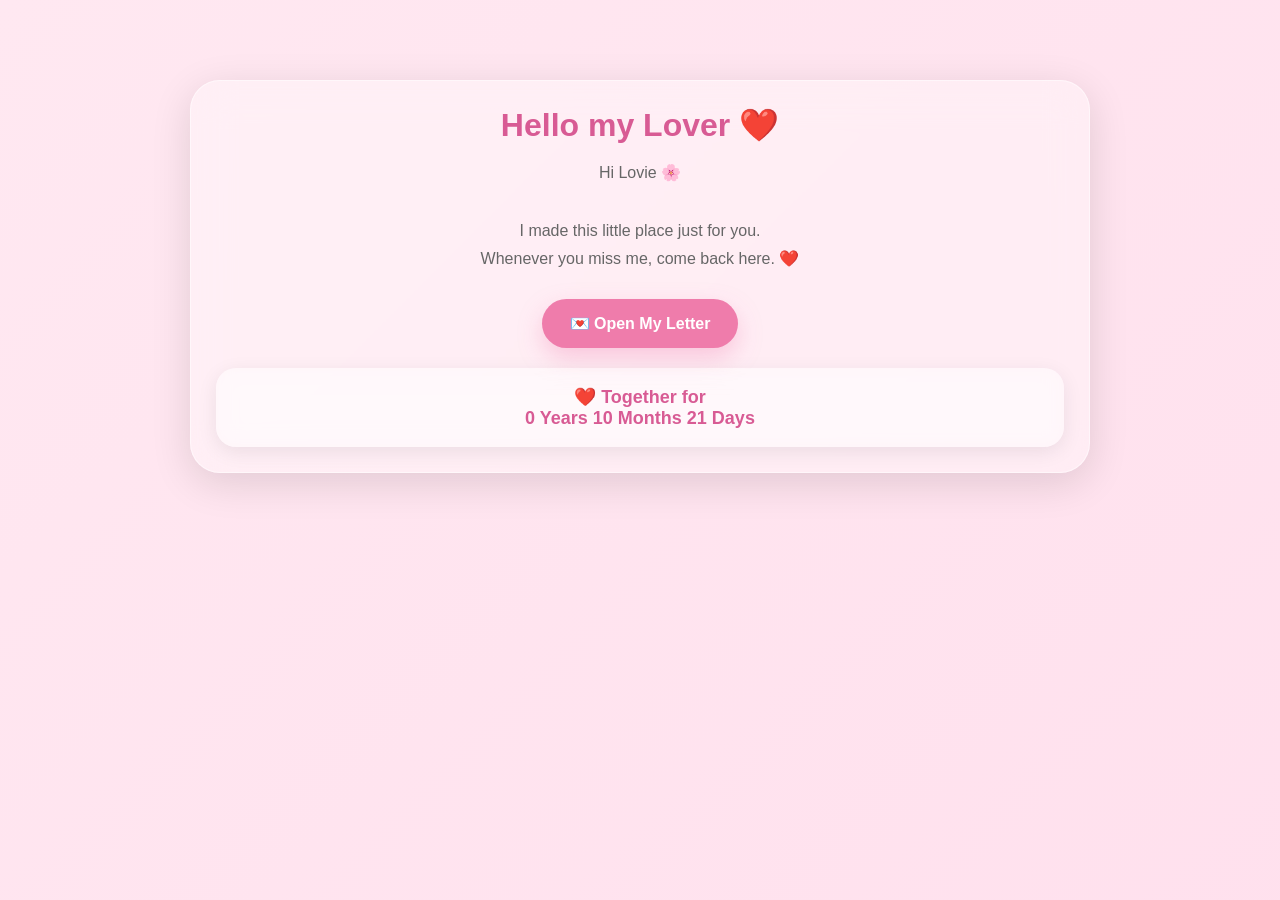
<file: index.html>
<!DOCTYPE html>
<html lang="en">
<head>
<meta charset="UTF-8">
<meta name="viewport" content="width=device-width, initial-scale=1.0">

<title>Hello my Lover ❤️</title>

<link rel="stylesheet" href="style.css">

</head>

<body>

<div class="container">

<h1>Hello my Lover ❤️</h1>

<p class="subtitle">
Hi Lovie 🌸<br><br>
I made this little place just for you.<br>
Whenever you miss me, come back here. ❤️
</p>

<a href="letter.html" class="button" id="openLetter">
    💌 Open My Letter
</a>

<div id="counter" style="margin-top:20px;font-size:18px;color:#d85b94;"></div>

</div>

<script src="script.js"></script>

</body>

</html>
</file>
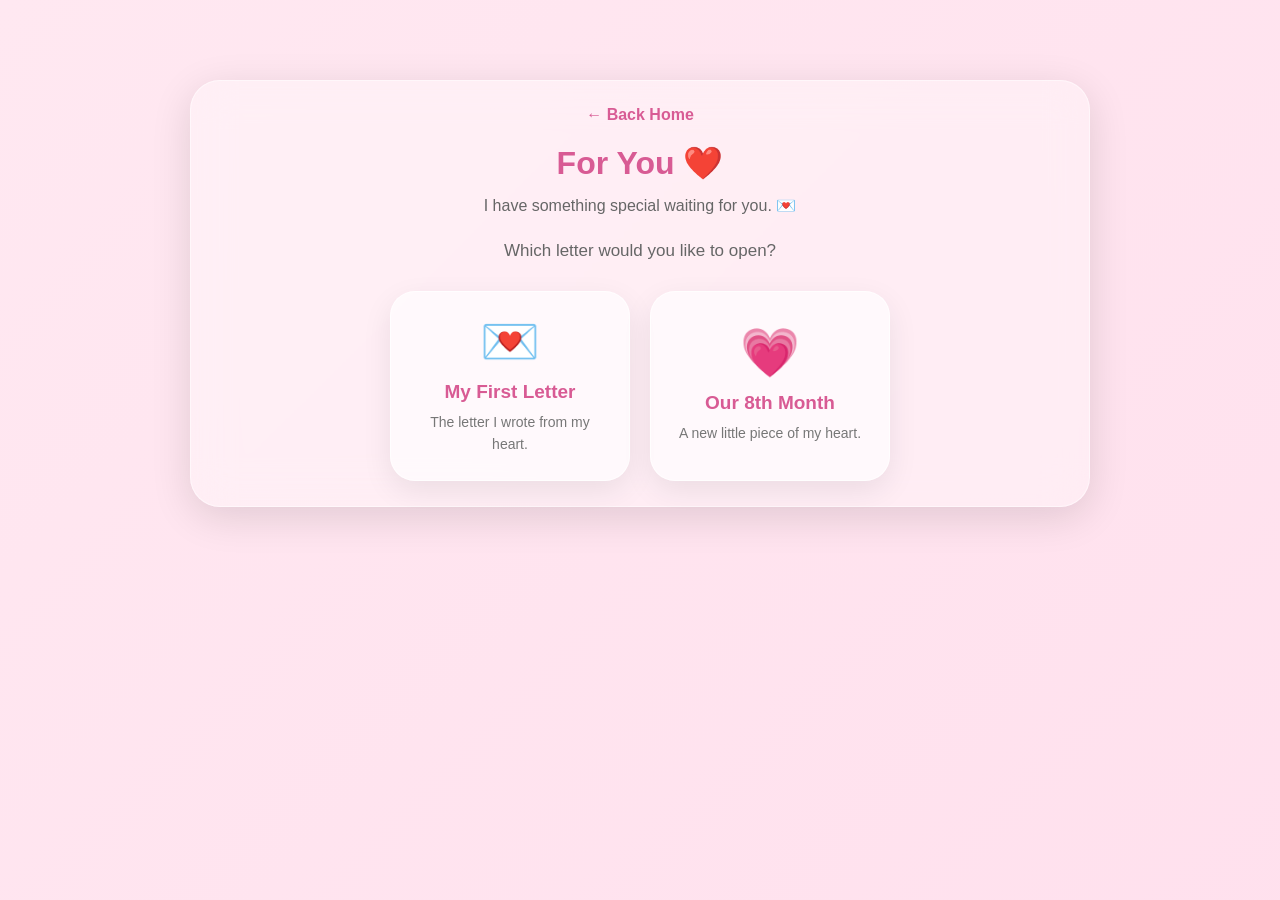
<file: letter.html>
<!DOCTYPE html>
<html lang="en">
<head>
<meta charset="UTF-8">
<meta name="viewport" content="width=device-width, initial-scale=1.0">

<title>For You ❤️</title>

<link rel="stylesheet" href="style.css">
</head>

<body>

<div class="container letter-page">

<div id="letter-selection">

<a href="index.html" class="back-button">
← Back Home
</a>

<h1>For You ❤️</h1>

<p class="subtitle">
I have something special waiting for you. 💌
</p>

<p class="letter-question">
Which letter would you like to open?
</p>

<div class="letter-options">

<a href="#first-letter" class="letter-option">

<span class="letter-icon">💌</span>

<h2>My First Letter</h2>

<p>
The letter I wrote from my heart.
</p>

</a>


<a href="#eighth-letter" class="letter-option">

<span class="letter-icon">💗</span>

<h2>Our 8th Month</h2>

<p>
A new little piece of my heart.
</p>

</a>

</div>

</div>


<!-- FIRST LETTER -->

<div class="letter-card" id="first-letter">

<a href="letter.html" class="back-button">
← Back to Letters
</a>

<h1>For You ❤️</h1>

<div class="letter-content">

<p class="letter-text">
Hi mahal, to be honest, I do not really know what I should write or say to you. The pressure of thinking of pleasing you always and thinking that a simple letter wouldn’t impress you keeps crushing me. But maybe I guess I will just let my heart speak.
</p>

<p class="letter-text">
The moment my feelings developed for you, I always knew life would be very peaceful. I saw peace in your eyes and I saw forever in your smiles. I had sleepless nights thinking about how our life could be if we end up loving each other. And now I kept having sleepless nights working for us to secure our future haha. I just love how things are still the same but with a different goal.
</p>

<p class="letter-text">
My heart never lies, and I always follow it. Right from the very moment my heart beat skips, I knew I’m in love with you. But that’s a childish thing to say, so I tried to prove it.
</p>

<p class="letter-text">
I spoke with you.
</p>

<p class="letter-text">
I bonded with you.
</p>

<p class="letter-text">
I dated you.
</p>

<p class="letter-text">
And I tried my best to know more about you.
</p>

<p class="letter-text">
It seems to me that the more deeply I dive, the more I cultivate my feelings.
</p>

<p class="letter-text">
I’m always so nervous when you’re trying to ask me “why do you love me?” Or when you were asking me “give me reasons why you love me.” I really don’t know and I’m just too pressured that I might not satisfy your expectations or you might not be impressed by how shallow my words could be when being asked on the spot huhu.
</p>

<p class="letter-text">
But maybe with this, I hope you know that my love for you is genuine. You said feelings fade, right? Well, maybe they do, I agree. Feelings are transient—they visit and depart. Love, however, is not measured by the intensity of emotion but by the constancy of devotion. If feelings are the spark, love is the flame that continues to burn long after the spark has disappeared.
</p>

<p class="letter-text">
So then, my feelings for you are real, and they led me to this situation wherein I have an undying love for you.
</p>

<p class="letter-text">
I love you, my love.
</p>

<p class="letter-text">
And if one day these words become just another message buried beneath countless others, I hope you’ll remember that they came from a heart that found its peace in yours.
</p>

<p class="letter-text">
Yours, always,<br><br>
Franz ❤️
</p>

</div>

</div>


<!-- 8TH MONTH LETTER -->

<div class="letter-card" id="eighth-letter">

<a href="letter.html" class="back-button">
← Back to Letters
</a>

<h1>Our 8th Month ❤️</h1>

<div class="letter-content">

<p class="letter-text">
Hello my love! Happy 8th Months of love!
</p>

<p class="letter-text">
I’m really not good with letters I’m gonna be honest because I just can’t keep up with how deep my feelings are for you. I don’t even know how to start but somehow I just kept typing.
</p>

<p class="letter-text">
Sometimes I find it funny how quickly eight months can pass. It feels like just yesterday when I was putting together that first letter for you, trying to find the right words to put into a little corner of the internet just so I could give you something that was ours. And now here we are, eight months later, with so many more memories, conversations, laughs, little moments, and yes… even arguments that somehow became part of our story.
</p>

<p class="letter-text">
I think one of the things I love about us is that we reached the point where we’re no longer just discovering each other through questions.
</p>

<p class="letter-text">
I remember how we used to ask each other all sorts of random things. Sometimes serious, sometimes ridiculous, sometimes questions that made us wonder, “Why are you even asking me this?” But somehow, those little questions became one of the ways we learned each other.
</p>

<p class="letter-text">
And I know you’ve noticed that I’ve been asking less of those questions lately.
</p>

<p class="letter-text">
I hope you never mistake that for me becoming less interested in you.
</p>

<p class="letter-text">
Because honestly, I think I’ve just reached a different kind of knowing.
</p>

<p class="letter-text">
Before, I learned about you by asking.
</p>

<p class="letter-text">
Now, I learn about you by being with you.
</p>

<p class="letter-text">
I notice the little things. The things you do without thinking. The way you react to certain things. The little changes in your mood. The things that make you laugh. The things that annoy you. The things you’re confident about and the things you’re not. Sometimes I don’t even realize I’m learning something about you until later, when I catch myself thinking, “Ah, that’s just my Lovie.”
</p>

<p class="letter-text">
And maybe that’s one of the quietest forms of love—to know someone not because they answered every question, but because you’ve spent enough time beside them to recognize the little pieces of them without needing to ask.
</p>

<p class="letter-text">
So if you ever feel like the questions are fading, I hope you know that my curiosity about you isn’t.
</p>

<p class="letter-text">
If anything, I think I’m just enjoying discovering you in a different way.
</p>

<p class="letter-text">
And of all the things I’ve discovered about you, one of the things I appreciate the most is how much you’re willing to do just to make me happy.
</p>

<p class="letter-text">
Sometimes you do things even when you’re not completely confident about them. And maybe to you, they’re just little things. But to me, they mean so much because I know that somewhere behind that little effort is you thinking, “I want to make him happy.”
</p>

<p class="letter-text">
And I don’t think I’ll ever take that for granted.
</p>

<p class="letter-text">
I love that you try.
</p>

<p class="letter-text">
I love that even when something isn’t easy or doesn’t come naturally to you, you’re still willing to meet me halfway just because it matters to me. There’s something incredibly beautiful about being loved by someone who doesn’t always know exactly what to do, but chooses to try anyway.
</p>

<p class="letter-text">
And of course, we’re not perfect.
</p>

<p class="letter-text">
Eight months have taught us that love isn’t just about the cute conversations, the sweet moments, and the times when everything feels easy. We’ve argued. We’ve misunderstood each other. We’ve had moments when our feelings got in the way of our words.
</p>

<p class="letter-text">
But somehow, those moments have also taught me something.
</p>

<p class="letter-text">
We’re not just two people who like each other.
</p>

<p class="letter-text">
We’re two people learning how to love each other.
</p>

<p class="letter-text">
And maybe that’s a little messier.
</p>

<p class="letter-text">
A little louder.
</p>

<p class="letter-text">
Sometimes a little more complicated.
</p>

<p class="letter-text">
But also more real.
</p>

<p class="letter-text">
I don’t expect us to never argue. I don’t expect us to always understand each other perfectly. What I want is for us to keep choosing to understand each other after the argument. To keep talking. To keep learning. To keep finding our way back to each other.
</p>

<p class="letter-text">
Because if the first few months were about discovering who you are, maybe these months are about discovering who we are together.
</p>

<p class="letter-text">
And honestly, I really like who we are becoming.
</p>

<p class="letter-text">
So, mahal, thank you.
</p>

<p class="letter-text">
Thank you for the random questions that started teaching me about you.
</p>

<p class="letter-text">
Thank you for the little things you do that you probably don’t even realize I notice.
</p>

<p class="letter-text">
Thank you for trying, even when you’re unsure.
</p>

<p class="letter-text">
Thank you for making me laugh, for letting me see the parts of you that aren’t always easy to show, and for allowing me to be part of your everyday life.
</p>

<p class="letter-text">
And thank you for staying—even through the imperfect parts.
</p>

<p class="letter-text">
Two months ago, I wrote you a letter because I wanted to put my feelings somewhere you could keep them.
</p>

<p class="letter-text">
Two months later, I think I have even more feelings than words to put down.
</p>

<p class="letter-text">
Maybe that’s the funny thing about loving someone.
</p>

<p class="letter-text">
You start with a thousand questions because you want to know everything about them.
</p>

<p class="letter-text">
Then, little by little, you spend enough time together that some answers stop needing to be asked.
</p>

<p class="letter-text">
You simply learn them.
</p>

<p class="letter-text">
And somehow, in between all those questions, conversations, laughs, dates, arguments, and ordinary days…
</p>

<p class="letter-text">
I found myself falling a little more in love with you.
</p>

<p class="letter-text">
Not just with the person I met eight months ago,
</p>

<p class="letter-text">
but with the person I continue to discover every day.
</p>

<p class="letter-text">
And I hope I get to keep discovering you for a very, very long time.
</p>

<p class="letter-text">
Here’s to another month of annoying each other, making each other laugh, asking weird questions, learning each other’s little habits, surviving our arguments, and somehow still choosing each other at the end of the day.
</p>

<p class="letter-text">
I love you.
</p>

<p class="letter-text">
And if I ever ask you fewer questions, don’t worry.
</p>

<p class="letter-text">
I’m probably just sitting there quietly, watching you, learning you the old-fashioned way.
</p>

<p class="letter-text">
One little detail at a time.
</p>

<p class="letter-text">
Always yours,<br><br>
Franz ❤️
</p>

</div>

</div>

</div>

</body>
</html>
</file>
<file: style.css>
*{
    margin:0;
    padding:0;
    box-sizing:border-box;
    font-family:-apple-system,BlinkMacSystemFont,"SF Pro Display","Segoe UI",sans-serif;
}

body{
    background:linear-gradient(135deg,#ffe8f1,#ffd9ea,#fff2f7);
    background-size:400% 400%;
    animation:bgMove 12s ease infinite;
    min-height:100vh;
    height:auto;
    display:block;
    padding:40px 0;
    overflow-y:auto;
    overflow:visible;
    color:#444;

    opacity:0;
    animation:
        bgMove 12s ease infinite,
        pageFade .8s ease forwards;
}

.container{
    width:95%;
    max-width:900px;
    margin:40px auto;
    background:rgba(255,255,255,.35);
    backdrop-filter:blur(20px);
    -webkit-backdrop-filter:blur(20px);
    border-radius:30px;
    padding:25px;
    text-align:center;
    box-shadow:0 10px 40px rgba(0,0,0,.12);
    border:1px solid rgba(255,255,255,.5);
    transition:.3s ease;
}

.container:hover{
    transform:translateY(-5px);
    box-shadow:0 20px 60px rgba(255,105,180,.18);
}

h1{
    color:#d85b94;
    font-size:2rem;
    margin-bottom:15px;
}

.subtitle{
    color:#666;
    line-height:1.8;
    margin-bottom:25px;
}


/* ============================= */
/* MAIN BUTTON                   */
/* ============================= */

.button{
    display:inline-block;
    background:#ef7cab;
    color:white;
    text-decoration:none;
    border:none;
    padding:15px 28px;
    border-radius:50px;
    font-size:16px;
    font-weight:600;
    cursor:pointer;
    transition:.3s;
    box-shadow:0 10px 25px rgba(239,124,171,.35);
}

.button:hover{
    transform:translateY(-3px);
    box-shadow:0 15px 35px rgba(239,124,171,.45);
}

.button:active{
    transform:scale(.96);
}


/* ============================= */
/* ANNIVERSARY COUNTER           */
/* ============================= */

#counter{
    margin-top:20px;
    padding:18px;
    border-radius:20px;
    background:rgba(255,255,255,.4);
    color:#d85b94;
    font-size:18px;
    font-weight:600;
    backdrop-filter:blur(12px);
    -webkit-backdrop-filter:blur(12px);
    box-shadow:0 5px 20px rgba(0,0,0,.08);
}


/* ============================= */
/* LETTER PAGE                   */
/* ============================= */

.letter-page{
    max-width:900px;
    width:95%;
    margin:40px auto;
}


/* ============================= */
/* LETTER SELECTION              */
/* ============================= */

#letter-selection{
    animation:fade .5s ease;
}

#letter-selection h1{
    margin-bottom:10px;
}

#letter-selection .subtitle{
    margin-bottom:15px;
}

.letter-question{
    color:#666;
    font-size:17px;
    line-height:1.8;
    margin-bottom:25px;
}


/* ============================= */
/* LETTER OPTIONS                */
/* ============================= */

.letter-options{
    display:flex;
    justify-content:center;
    align-items:stretch;
    gap:20px;
    flex-wrap:wrap;
}

.letter-option{
    width:240px;
    min-height:190px;
    padding:25px 20px;

    border-radius:25px;

    background:rgba(255,255,255,.65);
    border:1px solid rgba(255,255,255,.75);

    box-shadow:0 10px 30px rgba(0,0,0,.08);

    color:#555;
    cursor:pointer;

    transition:
        transform .3s ease,
        box-shadow .3s ease,
        background .3s ease;

    text-align:center;

    text-decoration:none;

    display:flex;
    flex-direction:column;
    justify-content:center;
    align-items:center;

    -webkit-tap-highlight-color:transparent;
}

.letter-option:hover{
    transform:translateY(-7px);
    box-shadow:0 18px 40px rgba(216,91,148,.18);
    background:rgba(255,255,255,.85);
}

.letter-option:active{
    transform:scale(.97);
}

.letter-icon{
    display:block;
    font-size:48px;
    line-height:1;
    margin-bottom:15px;
}

.letter-option h2{
    color:#d85b94;
    font-size:19px;
    margin-bottom:8px;
}

.letter-option p{
    color:#777;
    font-size:14px;
    line-height:1.6;
}


/* ============================= */
/* LETTER CARDS                  */
/* ============================= */

.letter-card{
    width:100%;
    background:white;
    border-radius:25px;
    padding:45px 15px;
    box-shadow:0 12px 35px rgba(0,0,0,.12);

    display:none;
}


/* Show selected letter */

.letter-card:target{
    display:block;
    animation:letterOpen .5s ease;
}


/* Hide selection when a letter is open */

body:has(.letter-card:target) #letter-selection{
    display:none;
}


/* ============================= */
/* LETTER CONTENT                */
/* ============================= */

.letter-content{
    text-align:left;
    margin-top:30px;
    line-height:1.9;
}

.letter-content p{
    text-align:justify;
    text-justify:inter-word;
}

.letter-text{
    text-align:justify;
    line-height:2;
    margin-bottom:24px;
}


/* ============================= */
/* BACK BUTTON                   */
/* ============================= */

.back-button{
    display:inline-block;
    margin-bottom:20px;

    color:#d85b94;
    text-decoration:none;
    font-weight:bold;

    cursor:pointer;

    -webkit-tap-highlight-color:transparent;
}

.back-button:hover{
    opacity:.8;
}

.back-button:active{
    transform:scale(.97);
}


/* ============================= */
/* ANIMATIONS                    */
/* ============================= */

@keyframes fade{
    from{
        opacity:0;
        transform:translateY(20px);
    }

    to{
        opacity:1;
        transform:translateY(0);
    }
}

@keyframes letterOpen{
    from{
        opacity:0;
        transform:translateY(20px);
    }

    to{
        opacity:1;
        transform:translateY(0);
    }
}

@keyframes bgMove{
    0%{
        background-position:0% 50%;
    }

    50%{
        background-position:100% 50%;
    }

    100%{
        background-position:0% 50%;
    }
}

@keyframes pageFade{
    from{
        opacity:0;
        transform:translateY(15px);
    }

    to{
        opacity:1;
        transform:translateY(0);
    }
}


/* ============================= */
/* MOBILE                       */
/* ============================= */

@media (max-width:600px){

    body{
        padding:20px 0;
    }

    .container{
        width:92%;
        margin:25px auto;
        padding:20px 15px;
        border-radius:25px;
    }

    h1{
        font-size:1.7rem;
    }

    .subtitle{
        line-height:1.7;
    }

    .letter-page{
        width:92%;
        margin:25px auto;
    }

    .letter-card{
        padding:35px 15px;
    }

    .letter-content{
        margin-top:25px;
    }

    .letter-text{
        line-height:1.9;
        margin-bottom:22px;
    }

    .letter-options{
        flex-direction:column;
        align-items:center;
        gap:15px;
    }

    .letter-option{
        width:100%;
        max-width:300px;
        min-height:180px;
    }

}
</file>
